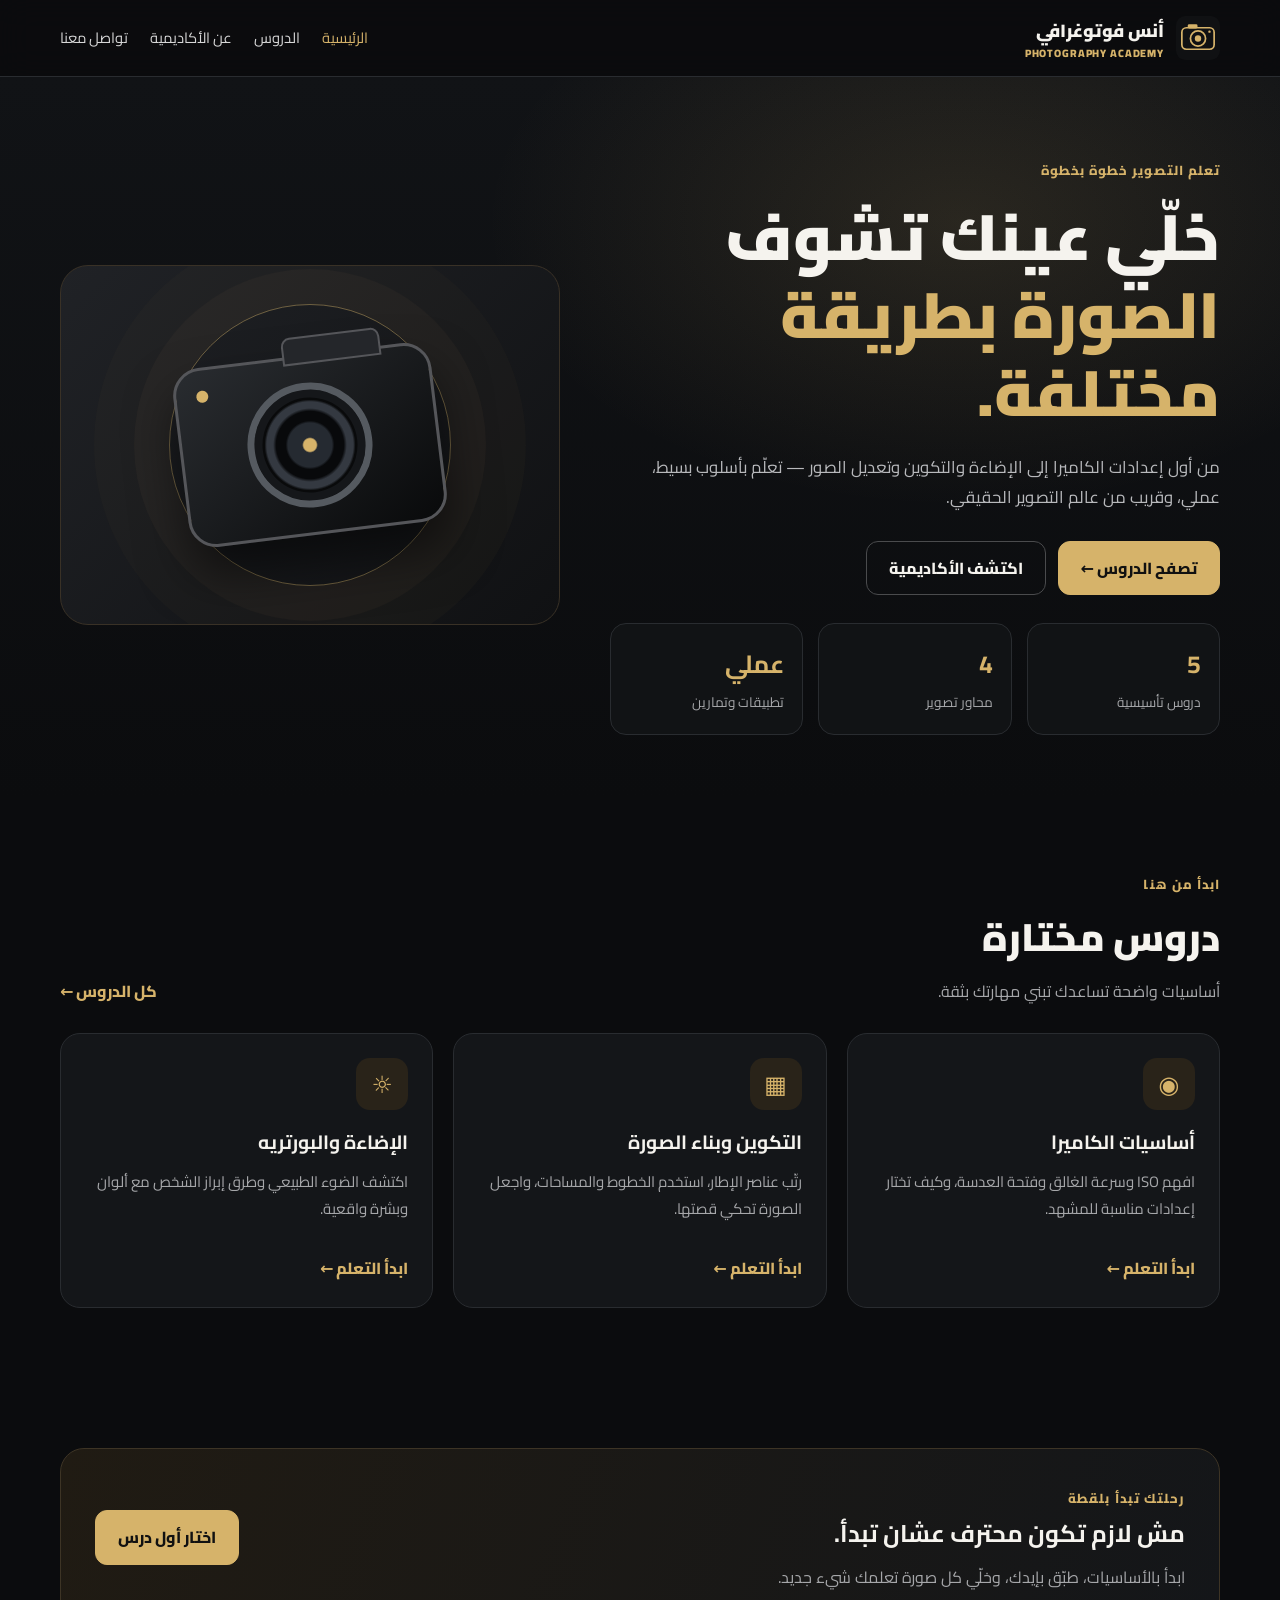
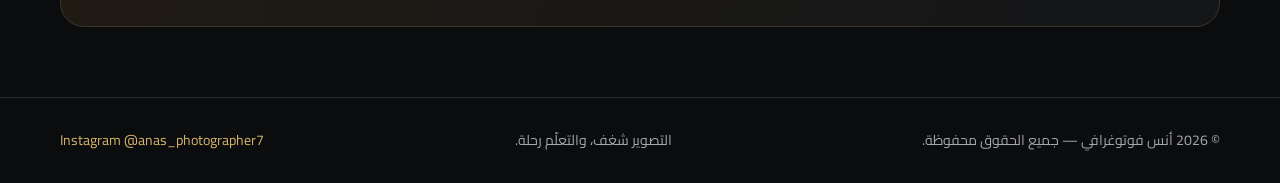
<file: index.html>
<!doctype html>
<html lang="ar" dir="rtl">
<head>
  <meta charset="utf-8">
  <meta name="viewport" content="width=device-width,initial-scale=1">

  <meta name="description" content="تعلم التصوير الفوتوغرافي والفيديو مع أنس فوتوغرافي. دروس عملية في أساسيات الكاميرا والتكوين والإضاءة والتعديل.">

  <title>أنس فوتوغرافي | أكاديمية التصوير</title>

  <!-- الملفات موجودة بجانب index.html -->
  <link rel="icon" href="logo.svg">
  <link rel="stylesheet" href="style.css">
  <script defer src="app.js"></script>
</head>

<body>

<header class="topbar">
  <div class="container nav">

    <a class="brand" href="index.html">
      <img src="logo.svg" alt="شعار أنس فوتوغرافي">
      <span>
        أنس فوتوغرافي
        <small>PHOTOGRAPHY ACADEMY</small>
      </span>
    </a>

    <nav class="navlinks">
      <a class="active" href="index.html">الرئيسية</a>
      <a href="courses.html">الدروس</a>
      <a href="about.html">عن الأكاديمية</a>
      <a href="contact.html">تواصل معنا</a>
    </nav>

    <button class="menu" aria-label="فتح القائمة">
      القائمة ☰
    </button>

  </div>
</header>

<main>

  <!-- الواجهة الرئيسية -->
  <section class="hero">
    <div class="container hero-grid">

      <div>
        <span class="eyebrow">
          تعلم التصوير خطوة بخطوة
        </span>

        <h1>
          خلّي عينك تشوف<br>
          <span>الصورة بطريقة مختلفة.</span>
        </h1>

        <p>
          من أول إعدادات الكاميرا إلى الإضاءة والتكوين وتعديل الصور —
          تعلّم بأسلوب بسيط، عملي، وقريب من عالم التصوير الحقيقي.
        </p>

        <div class="btns">
          <a class="btn" href="courses.html">
            تصفح الدروس ←
          </a>

          <a class="btn secondary" href="about.html">
            اكتشف الأكاديمية
          </a>
        </div>

        <div class="stats">
          <div class="stat">
            <strong>5</strong>
            <span>دروس تأسيسية</span>
          </div>

          <div class="stat">
            <strong>4</strong>
            <span>محاور تصوير</span>
          </div>

          <div class="stat">
            <strong>عملي</strong>
            <span>تطبيقات وتمارين</span>
          </div>
        </div>
      </div>

      <div class="hero-art" aria-label="رسم فني لكاميرا تصوير">
        <div class="camera">
          <div class="dot"></div>
          <div class="lens"></div>
        </div>
      </div>

    </div>
  </section>

  <!-- الدروس المختارة -->
  <section class="section">
    <div class="container">

      <div class="section-head">
        <div>
          <span class="eyebrow">ابدأ من هنا</span>
          <h2>دروس مختارة</h2>
          <p>أساسيات واضحة تساعدك تبني مهارتك بثقة.</p>
        </div>

        <a class="link" href="courses.html">
          كل الدروس ←
        </a>
      </div>

      <div class="cards">

        <article class="card">
          <div class="card-icon">◉</div>
          <h3>أساسيات الكاميرا</h3>

          <p>
            افهم ISO وسرعة الغالق وفتحة العدسة،
            وكيف تختار إعدادات مناسبة للمشهد.
          </p>

          <a class="link" href="lesson.html?id=exposure">
            ابدأ التعلم ←
          </a>
        </article>

        <article class="card">
          <div class="card-icon">▦</div>
          <h3>التكوين وبناء الصورة</h3>

          <p>
            رتّب عناصر الإطار، استخدم الخطوط والمساحات،
            واجعل الصورة تحكي قصتها.
          </p>

          <a class="link" href="lesson.html?id=composition">
            ابدأ التعلم ←
          </a>
        </article>

        <article class="card">
          <div class="card-icon">☼</div>
          <h3>الإضاءة والبورتريه</h3>

          <p>
            اكتشف الضوء الطبيعي وطرق إبراز الشخص
            مع ألوان وبشرة واقعية.
          </p>

          <a class="link" href="lesson.html?id=portrait">
            ابدأ التعلم ←
          </a>
        </article>

      </div>
    </div>
  </section>

  <!-- دعوة للتعلم -->
  <section class="section">
    <div class="container">

      <div class="banner">
        <div>
          <span class="eyebrow">رحلتك تبدأ بلقطة</span>

          <h2>
            مش لازم تكون محترف عشان تبدأ.
          </h2>

          <p>
            ابدأ بالأساسيات، طبّق بإيدك،
            وخلّي كل صورة تعلمك شيء جديد.
          </p>
        </div>

        <a class="btn" href="courses.html">
          اختار أول درس
        </a>
      </div>

    </div>
  </section>

</main>

<!-- أسفل الموقع -->
<footer class="footer">
  <div class="container footer-inner">

    <span>
      © <span id="year">2026</span>
      أنس فوتوغرافي — جميع الحقوق محفوظة.
    </span>

    <span>
      التصوير شغف، والتعلّم رحلة.
    </span>

    <span>
      <a
        href="https://www.instagram.com/anas_photographer7/"
        target="_blank"
        rel="noopener"
      >
        Instagram @anas_photographer7
      </a>
    </span>

  </div>
</footer>

</body>
</html>
</file>
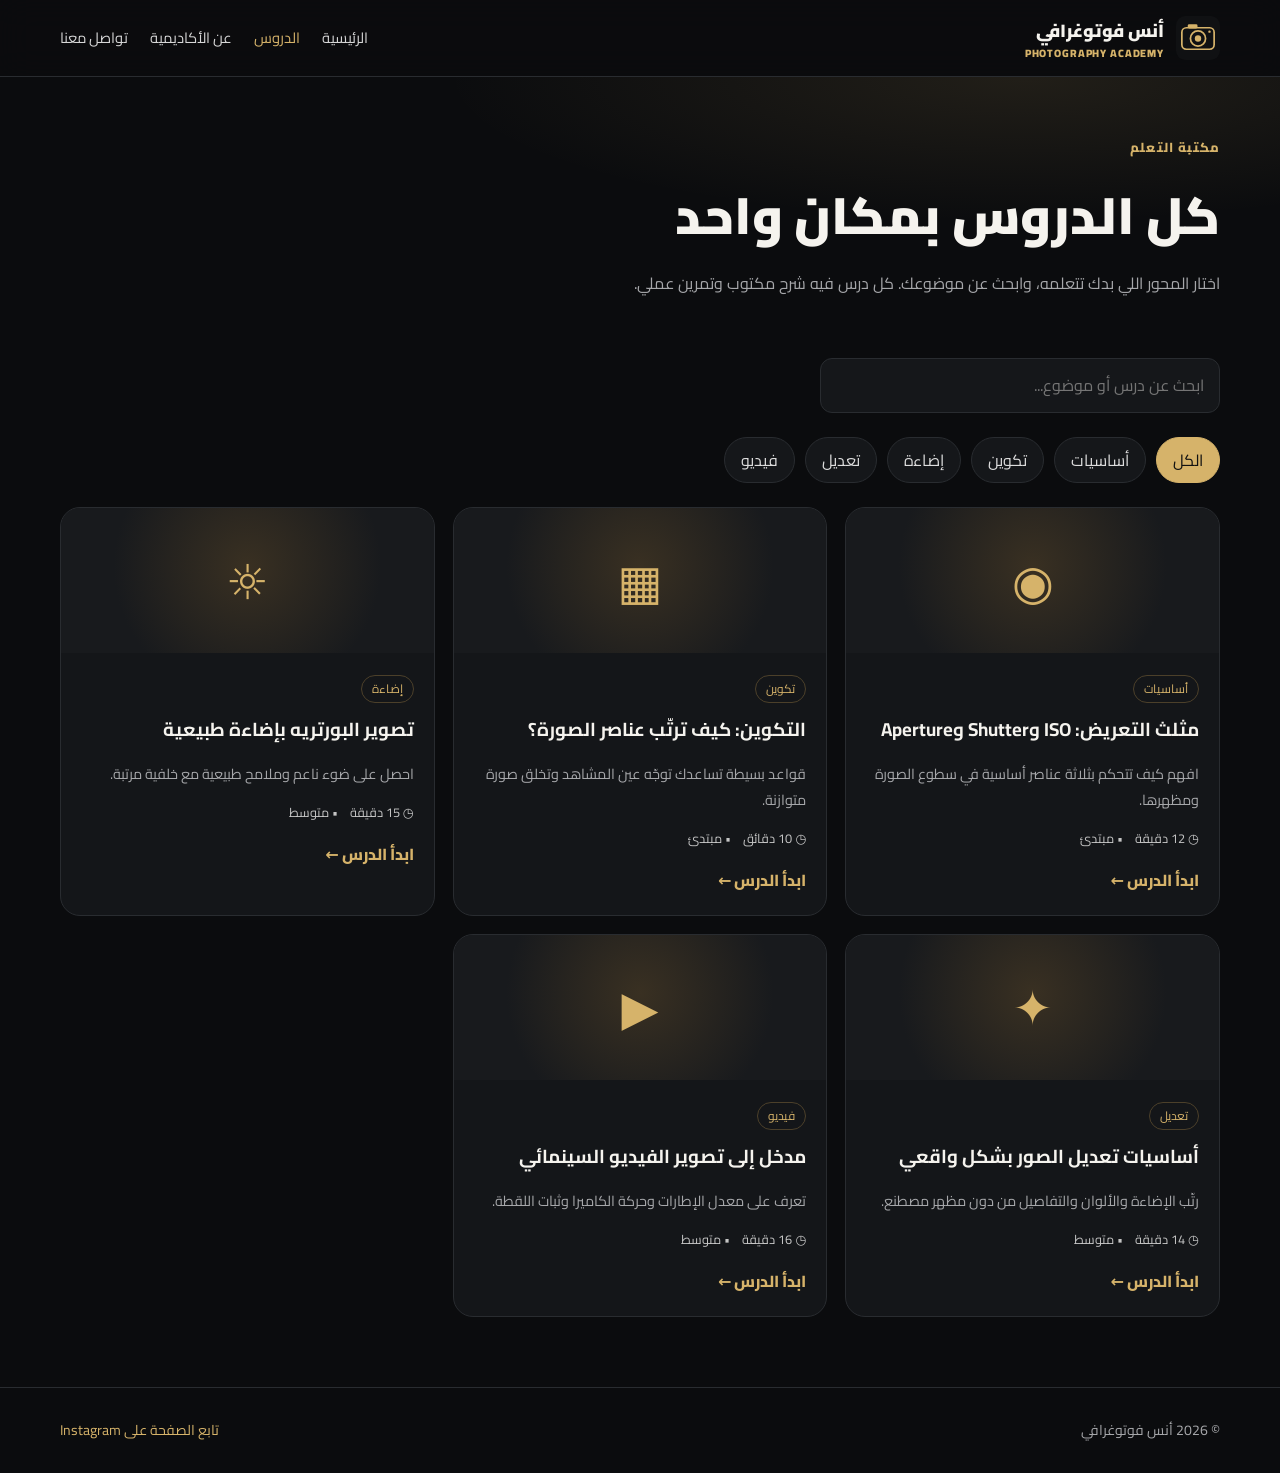
<file: courses.html>
<!doctype html>
<html lang="ar" dir="rtl">
<head>
  <meta charset="utf-8">
  <meta name="viewport" content="width=device-width,initial-scale=1">

  <meta name="description" content="كل دروس أنس فوتوغرافي في التصوير الفوتوغرافي والفيديو والتعديل.">

  <title>الدروس | أنس فوتوغرافي</title>

  <link rel="icon" href="logo.svg">
  <link rel="stylesheet" href="style.css">
  <script defer src="app.js"></script>
</head>

<body>

<header class="topbar">
  <div class="container nav">

    <a class="brand" href="index.html">
      <img src="logo.svg" alt="شعار أنس فوتوغرافي">
      <span>
        أنس فوتوغرافي
        <small>PHOTOGRAPHY ACADEMY</small>
      </span>
    </a>

    <nav class="navlinks">
      <a href="index.html">الرئيسية</a>
      <a class="active" href="courses.html">الدروس</a>
      <a href="about.html">عن الأكاديمية</a>
      <a href="contact.html">تواصل معنا</a>
    </nav>

    <button class="menu" aria-label="فتح القائمة">
      القائمة ☰
    </button>

  </div>
</header>

<main>

  <section class="page-head">
    <div class="container">

      <span class="eyebrow">مكتبة التعلم</span>

      <h1>كل الدروس بمكان واحد</h1>

      <p>
        اختار المحور اللي بدك تتعلمه، وابحث عن موضوعك.
        كل درس فيه شرح مكتوب وتمرين عملي.
      </p>

    </div>
  </section>

  <section class="section" style="padding-top:25px">
    <div class="container">

      <input
        class="search"
        id="searchLessons"
        type="search"
        placeholder="ابحث عن درس أو موضوع..."
        aria-label="بحث في الدروس"
      >

      <div class="filters" id="filters"></div>

      <div class="course-grid" id="courseGrid"></div>

    </div>
  </section>

</main>

<footer class="footer">
  <div class="container footer-inner">

    <span>© 2026 أنس فوتوغرافي</span>

    <a
      href="https://www.instagram.com/anas_photographer7/"
      target="_blank"
      rel="noopener"
    >
      تابع الصفحة على Instagram
    </a>

  </div>
</footer>

</body>
</html>
</file>
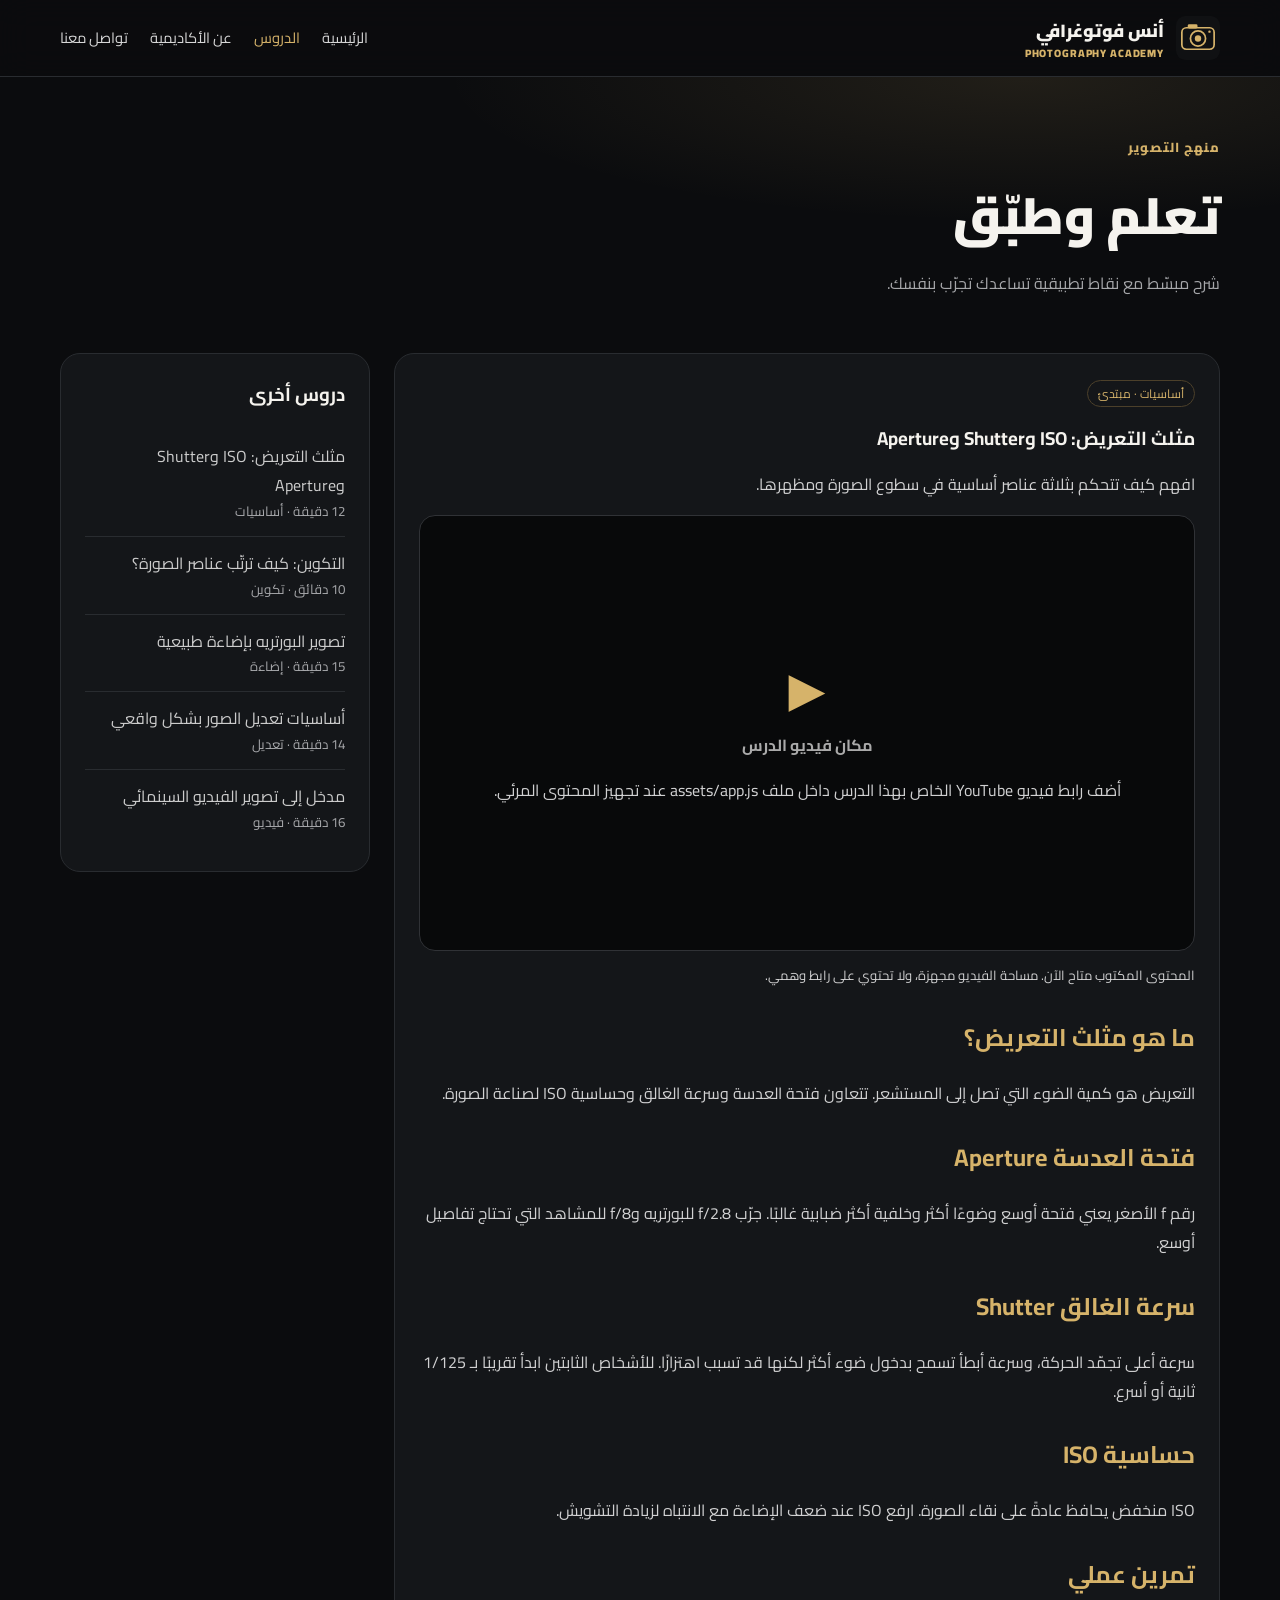
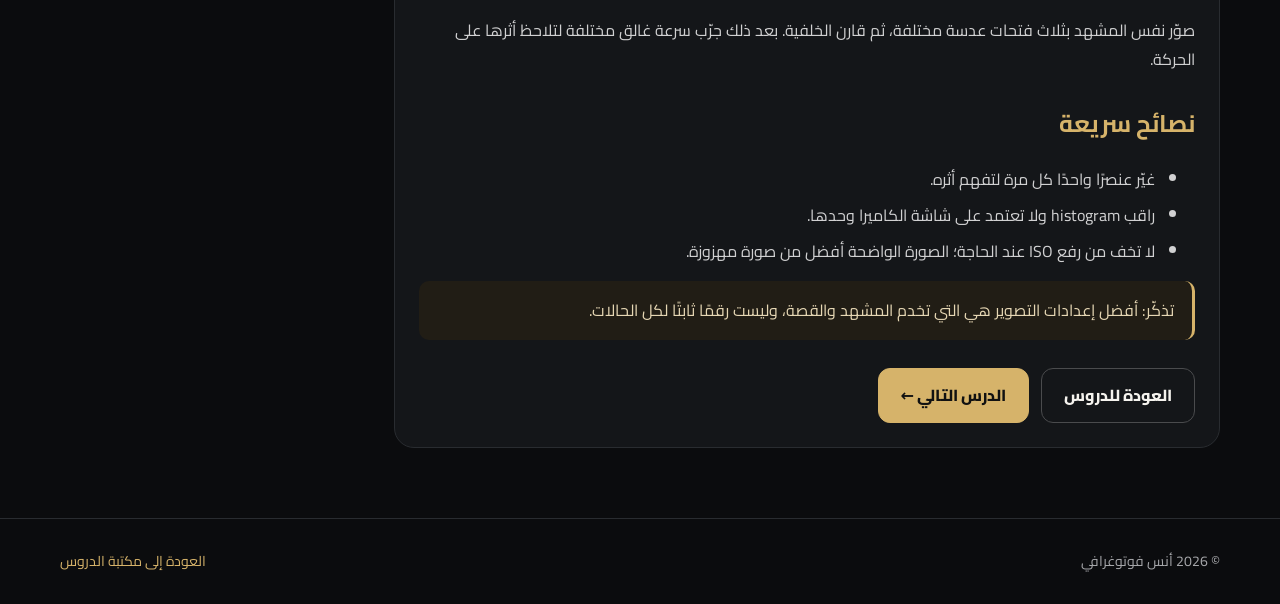
<file: lesson.html>
<!doctype html>
<html lang="ar" dir="rtl">
<head>
  <meta charset="utf-8">
  <meta name="viewport" content="width=device-width,initial-scale=1">

  <meta name="description" content="درس تصوير عملي من أكاديمية أنس فوتوغرافي.">

  <title>الدرس | أنس فوتوغرافي</title>

  <!-- مسارات الملفات بعد تصحيحها -->
  <link rel="icon" href="logo.svg">
  <link rel="stylesheet" href="style.css">
  <script defer src="app.js"></script>
</head>

<body>

<header class="topbar">
  <div class="container nav">

    <a class="brand" href="index.html">
      <img src="logo.svg" alt="شعار أنس فوتوغرافي">

      <span>
        أنس فوتوغرافي
        <small>PHOTOGRAPHY ACADEMY</small>
      </span>
    </a>

    <nav class="navlinks">
      <a href="index.html">الرئيسية</a>
      <a class="active" href="courses.html">الدروس</a>
      <a href="about.html">عن الأكاديمية</a>
      <a href="contact.html">تواصل معنا</a>
    </nav>

    <button class="menu" aria-label="فتح القائمة">
      القائمة ☰
    </button>

  </div>
</header>

<main>

  <section class="page-head">
    <div class="container">

      <span class="eyebrow">منهج التصوير</span>

      <h1>تعلم وطبّق</h1>

      <p>
        شرح مبسّط مع نقاط تطبيقية تساعدك تجرّب بنفسك.
      </p>

    </div>
  </section>

  <section class="section" style="padding-top:20px">
    <div class="container lesson-layout">

      <article class="lesson-main" id="lessonContent">
        <p>جارٍ تحميل الدرس…</p>
      </article>

      <aside class="sidebar">
        <h3>دروس أخرى</h3>
        <div id="lessonSidebar"></div>
      </aside>

    </div>
  </section>

</main>

<footer class="footer">
  <div class="container footer-inner">

    <span>© 2026 أنس فوتوغرافي</span>

    <a href="courses.html">
      العودة إلى مكتبة الدروس
    </a>

  </div>
</footer>

</body>
</html>
</file>
<file: style.css>
@import url('https://fonts.googleapis.com/css2?family=Cairo:wght@400;500;600;700;800;900&display=swap');
:root{--bg:#0b0c0e;--panel:#141619;--panel2:#1a1d21;--text:#f5f3ee;--muted:#a6a7aa;--gold:#d6b36a;--gold2:#f0d99e;--line:#292c30;--green:#83c9a2}
*{box-sizing:border-box}html{scroll-behavior:smooth}body{margin:0;background:var(--bg);color:var(--text);font-family:'Cairo',system-ui,sans-serif;line-height:1.8}a{color:inherit;text-decoration:none}img{max-width:100%}.container{width:min(1160px,92%);margin:auto}.topbar{position:sticky;top:0;z-index:30;background:rgba(11,12,14,.91);backdrop-filter:blur(16px);border-bottom:1px solid var(--line)}.nav{display:flex;align-items:center;justify-content:space-between;gap:20px;min-height:76px}.brand{display:flex;align-items:center;gap:12px;font-weight:900;font-size:1.1rem}.brand img{width:44px;height:44px}.brand small{display:block;color:var(--gold);font-size:.67rem;letter-spacing:.08em;line-height:1.4}.navlinks{display:flex;gap:22px;align-items:center;color:#d7d7d7;font-size:.92rem}.navlinks a:hover,.navlinks a.active{color:var(--gold)}.menu{display:none;background:transparent;border:1px solid var(--line);color:white;border-radius:10px;padding:7px 12px;font:inherit}.hero{padding:78px 0 64px;position:relative;overflow:hidden;background:radial-gradient(ellipse at 75% 20%,rgba(214,179,106,.13),transparent 35%),linear-gradient(180deg,#111316,#0b0c0e)}.hero-grid{display:grid;grid-template-columns:1.1fr .9fr;align-items:center;gap:50px}.eyebrow{color:var(--gold);font-size:.82rem;font-weight:800;letter-spacing:.08em}.hero h1{font-size:clamp(2.25rem,5vw,4.6rem);line-height:1.22;margin:14px 0 20px;font-weight:900}.hero h1 span{color:var(--gold)}.hero p{color:#b8b9bc;max-width:640px;font-size:1.05rem}.hero-art{min-height:360px;border:1px solid #393126;border-radius:28px;background:linear-gradient(135deg,#202226,#101113);display:grid;place-items:center;position:relative;overflow:hidden}.hero-art:before{content:'';position:absolute;width:280px;height:280px;border:1px solid rgba(214,179,106,.45);border-radius:50%;box-shadow:0 0 0 35px rgba(214,179,106,.035),0 0 0 75px rgba(214,179,106,.025)}.camera{position:relative;width:260px;height:180px;border-radius:28px;background:linear-gradient(145deg,#292c30,#090a0b);border:3px solid #55565a;box-shadow:0 28px 50px #0008;transform:rotate(-7deg)}.camera:before{content:'';position:absolute;top:-22px;right:45px;width:95px;height:24px;background:#24262a;border:2px solid #55565a;border-radius:9px 9px 0 0}.lens{position:absolute;left:50%;top:50%;transform:translate(-50%,-50%);width:125px;height:125px;border-radius:50%;background:radial-gradient(circle,#d6b36a 0 8%,#252a31 10% 28%,#08090b 31% 43%,#343941 47% 55%,#090a0b 58%);border:7px solid #555a60;box-shadow:inset 0 0 0 8px #15171a}.camera .dot{position:absolute;top:20px;left:20px;width:12px;height:12px;background:#d6b36a;border-radius:50%}.btns{display:flex;gap:12px;flex-wrap:wrap;margin-top:28px}.btn{display:inline-flex;justify-content:center;align-items:center;gap:8px;border-radius:12px;padding:12px 22px;font-weight:800;border:1px solid var(--gold);background:var(--gold);color:#111;transition:.2s}.btn:hover{transform:translateY(-2px);background:var(--gold2)}.btn.secondary{background:transparent;color:var(--text);border-color:#4a4b4d}.btn.secondary:hover{border-color:var(--gold);color:var(--gold)}.section{padding:70px 0}.section-head{display:flex;justify-content:space-between;align-items:end;gap:24px;margin-bottom:28px}.section-head h2{font-size:clamp(1.7rem,3vw,2.5rem);margin:5px 0;font-weight:900}.section-head p{color:var(--muted);margin:0}.cards{display:grid;grid-template-columns:repeat(3,1fr);gap:20px}.card{background:var(--panel);border:1px solid var(--line);border-radius:20px;padding:24px;transition:.2s}.card:hover{transform:translateY(-4px);border-color:#655334}.card-icon{width:52px;height:52px;border-radius:14px;display:grid;place-items:center;background:#292319;color:var(--gold);font-size:1.5rem;margin-bottom:15px}.card h3{margin:8px 0;font-size:1.2rem}.card p{color:var(--muted);font-size:.94rem;margin:0 0 16px}.meta{display:flex;gap:12px;color:#c5c5c5;font-size:.8rem;flex-wrap:wrap}.link{color:var(--gold);font-weight:800;display:inline-flex;gap:8px;margin-top:16px}.stats{display:grid;grid-template-columns:repeat(3,1fr);gap:15px;margin-top:28px}.stat{border:1px solid var(--line);border-radius:16px;padding:18px;background:#111315}.stat strong{display:block;color:var(--gold);font-size:1.55rem}.stat span{color:var(--muted);font-size:.85rem}.banner{border:1px solid #3d3425;border-radius:24px;padding:34px;background:linear-gradient(110deg,#201b13,#141619);display:flex;align-items:center;justify-content:space-between;gap:24px}.banner h2{margin:0 0 8px}.banner p{margin:0;color:var(--muted)}.page-head{padding:55px 0 35px;background:radial-gradient(ellipse at 80% 0,rgba(214,179,106,.11),transparent 40%)}.page-head h1{font-size:clamp(2rem,4vw,3.3rem);margin:8px 0;font-weight:900}.page-head p{color:var(--muted);max-width:700px;margin:0}.filters{display:flex;gap:10px;flex-wrap:wrap;margin:24px 0}.filter{font:inherit;color:#ddd;background:#15171a;border:1px solid var(--line);padding:8px 16px;border-radius:99px;cursor:pointer}.filter.active,.filter:hover{background:var(--gold);color:#111;border-color:var(--gold)}.search{width:100%;max-width:400px;background:#15171a;color:white;border:1px solid var(--line);border-radius:12px;padding:12px 15px;font:inherit}.course-grid{display:grid;grid-template-columns:repeat(3,1fr);gap:18px}.course-card{background:var(--panel);border:1px solid var(--line);border-radius:20px;overflow:hidden}.course-cover{height:145px;display:grid;place-items:center;font-size:3rem;color:var(--gold);background:radial-gradient(circle at 50% 40%,#393022,#181a1d 65%)}.course-body{padding:20px}.tag{display:inline-block;border:1px solid #4c402a;color:var(--gold);border-radius:99px;padding:2px 10px;font-size:.75rem}.course-body h3{margin:10px 0}.course-body p{color:var(--muted);font-size:.9rem}.lesson-layout{display:grid;grid-template-columns:minmax(0,1fr) 310px;gap:24px;align-items:start}.lesson-main,.sidebar{background:var(--panel);border:1px solid var(--line);border-radius:20px;padding:24px}.video-box{aspect-ratio:16/9;background:#08090a;border:1px solid #303236;border-radius:16px;display:grid;place-items:center;text-align:center;padding:20px;color:#aaa}.video-box .play{font-size:3rem;color:var(--gold)}.lesson-main h1{line-height:1.35}.lesson-main h2{margin-top:28px;color:var(--gold)}.lesson-main p,.lesson-main li{color:#d1d1d2}.lesson-main li{margin:7px 0}.lesson-main .callout{background:#211d15;border-right:3px solid var(--gold);padding:15px 18px;border-radius:10px;color:#e6d7b4}.sidebar h3{margin-top:0}.side-item{display:block;border-bottom:1px solid var(--line);padding:12px 0;color:#ccc}.side-item:last-child{border:0}.side-item:hover{color:var(--gold)}.side-item small{display:block;color:var(--muted)}.content-narrow{max-width:800px}.contact-grid{display:grid;grid-template-columns:1fr 1fr;gap:22px}.contact-box{background:var(--panel);border:1px solid var(--line);border-radius:20px;padding:25px}.field{display:block;margin:14px 0}.field span{display:block;color:#c7c7c7;font-size:.9rem;margin-bottom:6px}.field input,.field textarea{width:100%;font:inherit;background:#0e1012;border:1px solid var(--line);color:white;border-radius:10px;padding:12px}.field textarea{min-height:120px;resize:vertical}.notice{font-size:.82rem;color:var(--muted)}.footer{border-top:1px solid var(--line);padding:30px 0;color:var(--muted);font-size:.88rem}.footer-inner{display:flex;justify-content:space-between;gap:18px;flex-wrap:wrap}.footer a{color:var(--gold)}.empty{padding:35px;text-align:center;color:var(--muted);grid-column:1/-1}
@media(max-width:850px){.hero-grid{grid-template-columns:1fr}.hero-art{min-height:300px}.cards,.course-grid{grid-template-columns:repeat(2,1fr)}.lesson-layout{grid-template-columns:1fr}.sidebar{order:2}.navlinks{display:none;position:absolute;top:76px;right:0;left:0;background:#111315;border-bottom:1px solid var(--line);padding:18px 4%;flex-direction:column;align-items:flex-start}.navlinks.open{display:flex}.menu{display:block}.contact-grid{grid-template-columns:1fr}}
@media(max-width:560px){.hero{padding:48px 0}.cards,.course-grid,.stats{grid-template-columns:1fr}.section{padding:48px 0}.section-head{display:block}.banner{display:block;padding:24px}.banner .btn{margin-top:18px}.camera{transform:scale(.82) rotate(-7deg)}.lesson-main,.sidebar{padding:18px}.nav{min-height:68px}.navlinks{top:68px}}
</file>
